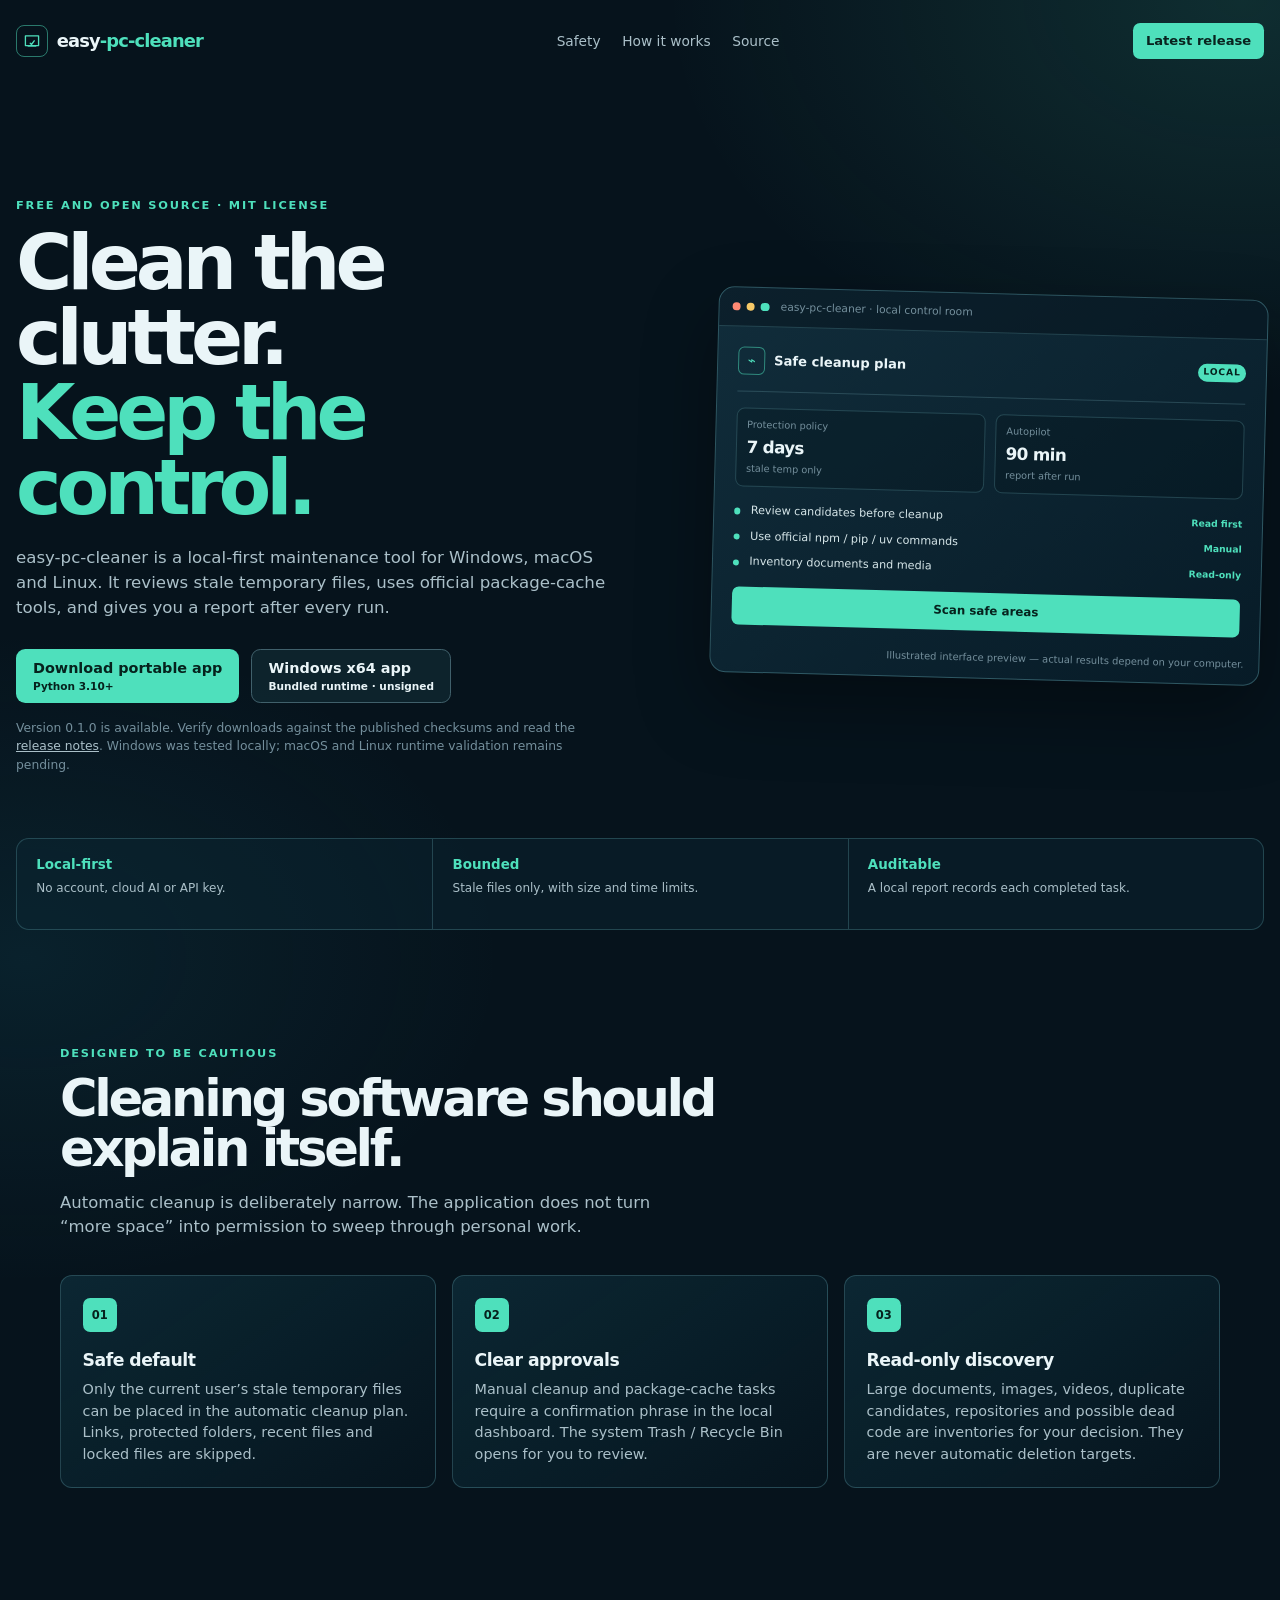
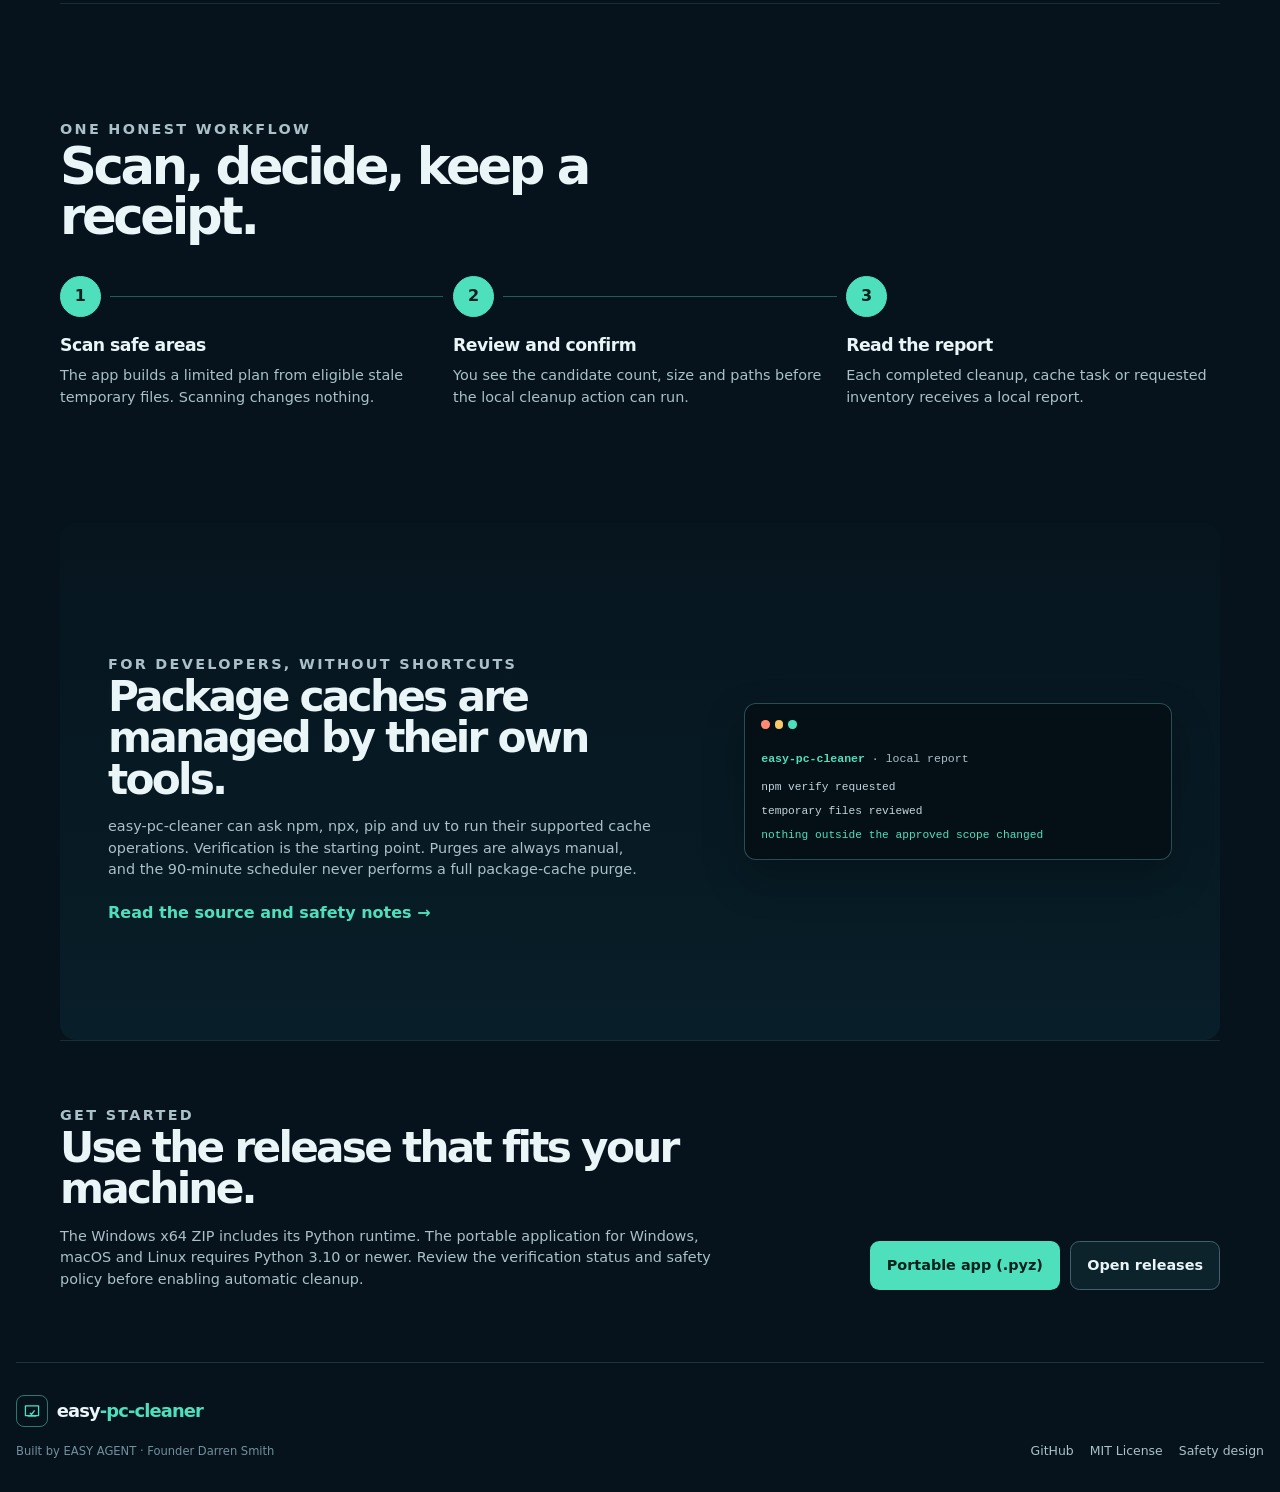
<file: docs/index.html>
<!doctype html>
<html lang="en">
  <head>
    <meta charset="utf-8">
    <meta name="viewport" content="width=device-width, initial-scale=1">
    <meta name="description" content="easy-pc-cleaner is a free, open-source, local-first cleanup tool for Windows, macOS and Linux.">
    <title>easy-pc-cleaner — clean with receipts</title>
    <link rel="stylesheet" href="style.css">
  </head>
  <body>
    <a class="skip" href="#main">Skip to content</a>
    <header class="nav">
      <a class="logo" href="#top" aria-label="easy-pc-cleaner home">
        <svg viewBox="0 0 48 48" aria-hidden="true" focusable="false"><path d="M9 12.5h30v22H9zM15 35.5h18M20 29l2.8 3 6.2-8.5" fill="none" stroke="currentColor" stroke-width="3" stroke-linecap="round" stroke-linejoin="round"/></svg>
        <span><b>easy</b><em>-pc-cleaner</em></span>
      </a>
      <nav aria-label="Main navigation"><a href="#safety">Safety</a><a href="#how-it-works">How it works</a><a href="https://github.com/ds335033/easy-pc-cleaner">Source</a></nav>
      <a class="nav-cta" href="https://github.com/ds335033/easy-pc-cleaner/releases/latest">Latest release</a>
    </header>

    <main id="main">
      <section id="top" class="hero">
        <div class="hero-copy">
          <p class="kicker">Free and open source · MIT License</p>
          <h1>Clean the clutter.<br><span>Keep the control.</span></h1>
          <p class="lede">easy-pc-cleaner is a local-first maintenance tool for Windows, macOS and Linux. It reviews stale temporary files, uses official package-cache tools, and gives you a report after every run.</p>
          <div class="downloads" aria-label="Downloads">
            <a class="button primary" href="https://github.com/ds335033/easy-pc-cleaner/releases/latest/download/easy-pc-cleaner.pyz">Download portable app <small>Python 3.10+</small></a>
            <a class="button secondary" href="https://github.com/ds335033/easy-pc-cleaner/releases/latest/download/easy-pc-cleaner-windows-x64.zip">Windows x64 app <small>Bundled runtime · unsigned</small></a>
          </div>
          <p class="release-note">Version 0.1.0 is available. Verify downloads against the published checksums and read the <a href="https://github.com/ds335033/easy-pc-cleaner/releases/latest">release notes</a>. Windows was tested locally; macOS and Linux runtime validation remains pending.</p>
        </div>
        <div class="preview" aria-label="Illustrated interface preview">
          <div class="preview-bar"><span class="dot coral"></span><span class="dot gold"></span><span class="dot mint"></span><span class="preview-title">easy-pc-cleaner · local control room</span></div>
          <div class="preview-body">
            <div class="preview-top"><span class="mini-logo">⌁</span><span>Safe cleanup plan</span><span class="local">LOCAL</span></div>
            <div class="preview-rule"></div>
            <div class="preview-stats"><div><small>Protection policy</small><b>7 days</b><span>stale temp only</span></div><div><small>Autopilot</small><b>90 min</b><span>report after run</span></div></div>
            <div class="preview-list"><div><i></i><span>Review candidates before cleanup</span><b>Read first</b></div><div><i></i><span>Use official npm / pip / uv commands</span><b>Manual</b></div><div><i></i><span>Inventory documents and media</span><b>Read-only</b></div></div>
            <div class="preview-button">Scan safe areas</div>
          </div>
          <p>Illustrated interface preview — actual results depend on your computer.</p>
        </div>
      </section>

      <section class="proof-strip" aria-label="Product principles">
        <div><strong>Local-first</strong><span>No account, cloud AI or API key.</span></div>
        <div><strong>Bounded</strong><span>Stale files only, with size and time limits.</span></div>
        <div><strong>Auditable</strong><span>A local report records each completed task.</span></div>
      </section>

      <section id="safety" class="section safety">
        <div class="section-intro"><p class="kicker">Designed to be cautious</p><h2>Cleaning software should explain itself.</h2><p>Automatic cleanup is deliberately narrow. The application does not turn “more space” into permission to sweep through personal work.</p></div>
        <div class="safety-grid">
          <article><span class="icon">01</span><h3>Safe default</h3><p>Only the current user’s stale temporary files can be placed in the automatic cleanup plan. Links, protected folders, recent files and locked files are skipped.</p></article>
          <article><span class="icon">02</span><h3>Clear approvals</h3><p>Manual cleanup and package-cache tasks require a confirmation phrase in the local dashboard. The system Trash / Recycle Bin opens for you to review.</p></article>
          <article><span class="icon">03</span><h3>Read-only discovery</h3><p>Large documents, images, videos, duplicate candidates, repositories and possible dead code are inventories for your decision. They are never automatic deletion targets.</p></article>
        </div>
      </section>

      <section id="how-it-works" class="section flow">
        <div class="section-intro"><p class="kicker">One honest workflow</p><h2>Scan, decide, keep a receipt.</h2></div>
        <ol>
          <li><span>1</span><div><h3>Scan safe areas</h3><p>The app builds a limited plan from eligible stale temporary files. Scanning changes nothing.</p></div></li>
          <li><span>2</span><div><h3>Review and confirm</h3><p>You see the candidate count, size and paths before the local cleanup action can run.</p></div></li>
          <li><span>3</span><div><h3>Read the report</h3><p>Each completed cleanup, cache task or requested inventory receives a local report.</p></div></li>
        </ol>
      </section>

      <section class="section developer">
        <div class="developer-copy"><p class="kicker">For developers, without shortcuts</p><h2>Package caches are managed by their own tools.</h2><p>easy-pc-cleaner can ask npm, npx, pip and uv to run their supported cache operations. Verification is the starting point. Purges are always manual, and the 90-minute scheduler never performs a full package-cache purge.</p><a class="text-link" href="https://github.com/ds335033/easy-pc-cleaner">Read the source and safety notes <span aria-hidden="true">→</span></a></div>
        <div class="terminal" aria-label="Illustrated terminal example"><div><span></span><span></span><span></span></div><p><b>easy-pc-cleaner</b> · local report</p><code>npm verify requested</code><code>temporary files reviewed</code><code class="teal">nothing outside the approved scope changed</code></div>
      </section>

      <section class="section install">
        <div><p class="kicker">Get started</p><h2>Use the release that fits your machine.</h2><p>The Windows x64 ZIP includes its Python runtime. The portable application for Windows, macOS and Linux requires Python 3.10 or newer. Review the verification status and safety policy before enabling automatic cleanup.</p></div>
        <div class="install-actions"><a class="button primary" href="https://github.com/ds335033/easy-pc-cleaner/releases/latest/download/easy-pc-cleaner.pyz">Portable app (.pyz)</a><a class="button secondary" href="https://github.com/ds335033/easy-pc-cleaner/releases/latest">Open releases</a></div>
      </section>
    </main>

    <footer><div><a class="logo" href="#top"><svg viewBox="0 0 48 48" aria-hidden="true" focusable="false"><path d="M9 12.5h30v22H9zM15 35.5h18M20 29l2.8 3 6.2-8.5" fill="none" stroke="currentColor" stroke-width="3" stroke-linecap="round" stroke-linejoin="round"/></svg><span><b>easy</b><em>-pc-cleaner</em></span></a><p>Built by EASY AGENT · Founder Darren Smith</p></div><div class="footer-links"><a href="https://github.com/ds335033/easy-pc-cleaner">GitHub</a><a href="https://github.com/ds335033/easy-pc-cleaner/blob/main/LICENSE">MIT License</a><a href="#safety">Safety design</a></div></footer>
  </body>
</html>
</file>
<file: docs/style.css>
:root { --ink:#eaf5f8; --muted:#abc0c9; --dim:#748f9c; --night:#06131c; --ocean:#0b2532; --line:#284956; --mint:#4ee0bc; --coral:#ff8973; --gold:#f7c967; font-family:Inter,ui-sans-serif,system-ui,-apple-system,BlinkMacSystemFont,"Segoe UI",sans-serif; color-scheme:dark; }
*{box-sizing:border-box} html{scroll-behavior:smooth;background:var(--night)} body{min-width:320px;margin:0;color:var(--ink);background:radial-gradient(900px 620px at 97% 0,rgba(78,224,188,.13),transparent 64%),radial-gradient(730px 500px at 2% 31%,rgba(34,135,160,.12),transparent 65%),var(--night);line-height:1.5} a{color:inherit} :focus-visible{outline:3px solid var(--gold);outline-offset:4px}.skip{position:fixed;top:-4rem;left:1rem;z-index:20;padding:.6rem .9rem;color:#10202a;background:var(--gold);border-radius:.45rem;font-weight:800;text-decoration:none}.skip:focus{top:1rem}
.nav{width:min(1280px,calc(100% - 2rem));min-height:82px;margin:auto;display:flex;align-items:center;justify-content:space-between;gap:1rem}.logo{display:inline-flex;align-items:center;gap:.55rem;color:var(--ink);font-size:1.12rem;letter-spacing:-.05em;text-decoration:none}.logo svg{width:2rem;height:2rem;padding:.28rem;color:var(--mint);border:1px solid rgba(78,224,188,.5);border-radius:.5rem}.logo b{font-weight:850}.logo em{color:var(--mint);font-style:normal;font-weight:800}.nav nav{display:flex;align-items:center;gap:1.35rem}.nav nav a{color:var(--muted);font-size:.86rem;text-decoration:none}.nav nav a:hover,.release-note a,.text-link,.footer-links a:hover{color:var(--mint)}.nav-cta{padding:.5rem .8rem;color:#09231f;background:var(--mint);border-radius:.45rem;font-size:.82rem;font-weight:850;text-decoration:none}
.hero{width:min(1280px,calc(100% - 2rem));margin:0 auto;padding:clamp(4rem,9vw,8rem) 0 4rem;display:grid;grid-template-columns:1.05fr .95fr;gap:clamp(2rem,7vw,7rem);align-items:center}.kicker{margin:0 0 .65rem;color:var(--mint);font-size:.71rem;font-weight:850;letter-spacing:.16em;text-transform:uppercase}.hero h1,.section h2{margin:0;line-height:.98;letter-spacing:-.065em}.hero h1{font-size:clamp(3.05rem,6vw,5.65rem)}.hero h1 span{color:var(--mint)}.lede{max-width:610px;margin:1.25rem 0 0;color:var(--muted);font-size:clamp(1rem,1.3vw,1.16rem)}.downloads{display:flex;flex-wrap:wrap;gap:.75rem;margin-top:1.8rem}.button{display:inline-flex;flex-direction:column;justify-content:center;min-height:3.1rem;padding:.6rem 1rem;border:1px solid transparent;border-radius:.58rem;font-size:.9rem;font-weight:820;line-height:1.18;text-decoration:none;transition:transform .15s ease,background-color .15s ease}.button:hover{transform:translateY(-2px)}.button small{margin-top:.18rem;font-size:.66rem;font-weight:600}.primary{color:#06221d;background:var(--mint)}.secondary{color:var(--ink);border-color:#40606b;background:rgba(20,50,61,.52)}.release-note{max-width:560px;margin:1rem 0 0;color:var(--dim);font-size:.77rem}.release-note a{color:var(--muted)}
.preview{margin:0;overflow:hidden;border:1px solid rgba(77,132,143,.52);border-radius:1rem;background:linear-gradient(145deg,#112d3b,#071b27);box-shadow:0 30px 70px rgba(0,0,0,.35);transform:rotate(1.5deg)}.preview-bar{display:flex;align-items:center;gap:.36rem;padding:.7rem .8rem;border-bottom:1px solid rgba(77,132,143,.38);background:rgba(3,13,20,.38)}.dot{width:.53rem;height:.53rem;border-radius:50%}.coral{background:var(--coral)}.gold{background:var(--gold)}.mint{background:var(--mint)}.preview-title{margin-left:.35rem;color:var(--dim);font-size:.67rem}.preview-body{padding:1.25rem}.preview-top{display:flex;align-items:center;gap:.55rem;font-size:.82rem;font-weight:780}.mini-logo{display:grid;place-items:center;width:1.7rem;height:1.7rem;color:var(--mint);border:1px solid rgba(78,224,188,.52);border-radius:.38rem}.local{margin-left:auto;padding:.13rem .35rem;color:#06221d;background:var(--mint);border-radius:99px;font-size:.57rem;font-weight:900;letter-spacing:.1em}.preview-rule{height:1px;margin:1rem 0;background:rgba(92,139,151,.36)}.preview-stats{display:grid;grid-template-columns:1fr 1fr;gap:.65rem}.preview-stats div{padding:.6rem;border:1px solid rgba(77,132,143,.39);border-radius:.5rem;background:rgba(3,13,20,.23)}.preview-stats small,.preview-stats span{display:block;color:var(--dim);font-size:.61rem}.preview-stats b{display:block;margin:.12rem 0;font-size:1.05rem;letter-spacing:-.04em}.preview-list{display:grid;gap:.55rem;margin:1rem 0}.preview-list div{display:grid;grid-template-columns:.58rem 1fr auto;align-items:center;gap:.45rem;color:#d6e6e9;font-size:.7rem}.preview-list i{width:.38rem;height:.38rem;border-radius:50%;background:var(--mint)}.preview-list b{color:var(--mint);font-size:.58rem}.preview-button{padding:.62rem;color:#06221d;background:var(--mint);border-radius:.42rem;font-size:.74rem;font-weight:900;text-align:center}.preview>p{margin:0;padding:0 .95rem .8rem;color:var(--dim);font-size:.62rem;text-align:right}.proof-strip{width:min(1280px,calc(100% - 2rem));margin:auto;display:grid;grid-template-columns:repeat(3,1fr);border:1px solid rgba(77,132,143,.4);border-radius:.8rem;background:rgba(12,39,51,.48)}.proof-strip div{min-height:90px;padding:1rem 1.2rem}.proof-strip div+div{border-left:1px solid rgba(77,132,143,.4)}.proof-strip strong,.proof-strip span{display:block}.proof-strip strong{color:var(--mint);font-size:.84rem}.proof-strip span{margin-top:.2rem;color:var(--muted);font-size:.75rem}
.section{width:min(1160px,calc(100% - 2rem));margin:0 auto;padding:clamp(4.5rem,9vw,7.5rem) 0}.section h2{max-width:670px;font-size:clamp(2rem,4vw,3.8rem)}.section-intro>p:last-child{max-width:620px;margin:1.1rem 0 0;color:var(--muted);font-size:1.03rem}.safety-grid{display:grid;grid-template-columns:repeat(3,1fr);gap:1rem;margin-top:2.2rem}.safety-grid article{padding:1.35rem;border:1px solid rgba(77,132,143,.42);border-radius:.75rem;background:linear-gradient(145deg,rgba(15,48,61,.7),rgba(6,22,32,.65))}.icon{display:inline-grid;place-items:center;width:2.15rem;height:2.15rem;color:#06221d;background:var(--mint);border-radius:.45rem;font-size:.72rem;font-weight:900}.safety-grid h3,.flow h3{margin:1rem 0 .3rem;font-size:1.08rem;letter-spacing:-.03em}.safety-grid p,.flow p,.developer p,.install p{margin:0;color:var(--muted);font-size:.9rem}.flow{border-top:1px solid rgba(77,132,143,.23)}.flow ol{display:grid;grid-template-columns:repeat(3,1fr);gap:1.2rem;padding:0;margin:2.15rem 0 0;counter-reset:step;list-style:none}.flow li{position:relative;padding-top:3.4rem}.flow li:not(:last-child)::after{position:absolute;top:1.25rem;left:3.1rem;right:-.6rem;height:1px;background:rgba(78,224,188,.36);content:""}.flow li>span{position:absolute;top:0;display:grid;place-items:center;width:2.55rem;height:2.55rem;color:#07211d;border:1px solid var(--mint);border-radius:50%;background:var(--mint);font-weight:900}.flow h3{margin:.2rem 0 .35rem}.developer{display:grid;grid-template-columns:1fr .8fr;gap:clamp(2rem,7vw,7rem);align-items:center;background:linear-gradient(180deg,rgba(7,28,39,.18),rgba(10,41,52,.5));border-radius:1rem}.developer-copy{padding-left:clamp(0rem,4vw,3rem)}.developer-copy h2{font-size:clamp(1.8rem,3.3vw,3.1rem)}.developer-copy p{max-width:570px;margin-top:1rem}.text-link{display:inline-block;margin-top:1.25rem;color:var(--mint);font-weight:780;text-decoration:none}.terminal{margin-right:clamp(0rem,4vw,3rem);padding:1rem;border:1px solid rgba(77,132,143,.53);border-radius:.75rem;background:#050f16;box-shadow:0 18px 40px rgba(0,0,0,.25);font-family:ui-monospace,SFMono-Regular,Menlo,Consolas,monospace}.terminal>div{display:flex;gap:.33rem}.terminal>div span{width:.52rem;height:.52rem;border-radius:50%;background:var(--coral)}.terminal>div span:nth-child(2){background:var(--gold)}.terminal>div span:nth-child(3){background:var(--mint)}.terminal p{margin:1.35rem 0 .7rem;color:var(--muted);font-size:.72rem}.terminal p b{color:var(--mint)}.terminal code{display:block;margin-top:.45rem;color:#c3d5db;font-size:.7rem}.terminal .teal{color:var(--mint)}.install{display:flex;align-items:end;justify-content:space-between;gap:2rem;padding-top:3rem;padding-bottom:4.5rem;border-top:1px solid rgba(77,132,143,.23)}.install h2{max-width:640px;font-size:clamp(1.9rem,3.3vw,3.1rem)}.install p{max-width:670px;margin-top:1rem}.install-actions{display:flex;flex-wrap:wrap;gap:.65rem;justify-content:flex-end}.install-actions .button{white-space:nowrap}
footer{width:min(1280px,calc(100% - 2rem));margin:auto;padding:2rem 0;display:flex;align-items:end;justify-content:space-between;gap:2rem;border-top:1px solid rgba(77,132,143,.3)}footer p{margin:.55rem 0 0;color:var(--dim);font-size:.72rem}.footer-links{display:flex;flex-wrap:wrap;justify-content:flex-end;gap:1rem}.footer-links a{color:var(--muted);font-size:.78rem;text-decoration:none}
@media(max-width:840px){.hero{grid-template-columns:1fr;padding-top:4rem}.preview{max-width:560px;transform:none}.safety-grid,.flow ol{grid-template-columns:1fr}.flow li{padding:0 0 0 3.6rem}.flow li:not(:last-child)::after{top:2.7rem;bottom:-.8rem;left:1.25rem;right:auto;width:1px;height:auto}.developer{grid-template-columns:1fr}.developer-copy{padding:0}.terminal{margin:0}.install{align-items:flex-start;flex-direction:column}.install-actions{justify-content:flex-start}.proof-strip{grid-template-columns:1fr}.proof-strip div+div{border-top:1px solid rgba(77,132,143,.4);border-left:0}}@media(max-width:620px){.nav{min-height:70px}.nav nav{display:none}.nav-cta{font-size:.72rem}.hero h1{font-size:3rem}.downloads,.downloads .button{width:100%}.preview-stats{grid-template-columns:1fr}.section{padding:4rem 0}.footer{align-items:flex-start;flex-direction:column}.footer-links{justify-content:flex-start}.install-actions,.install-actions .button{width:100%}}@media(prefers-reduced-motion:reduce){*{scroll-behavior:auto!important;transition:none!important}}
</file>
